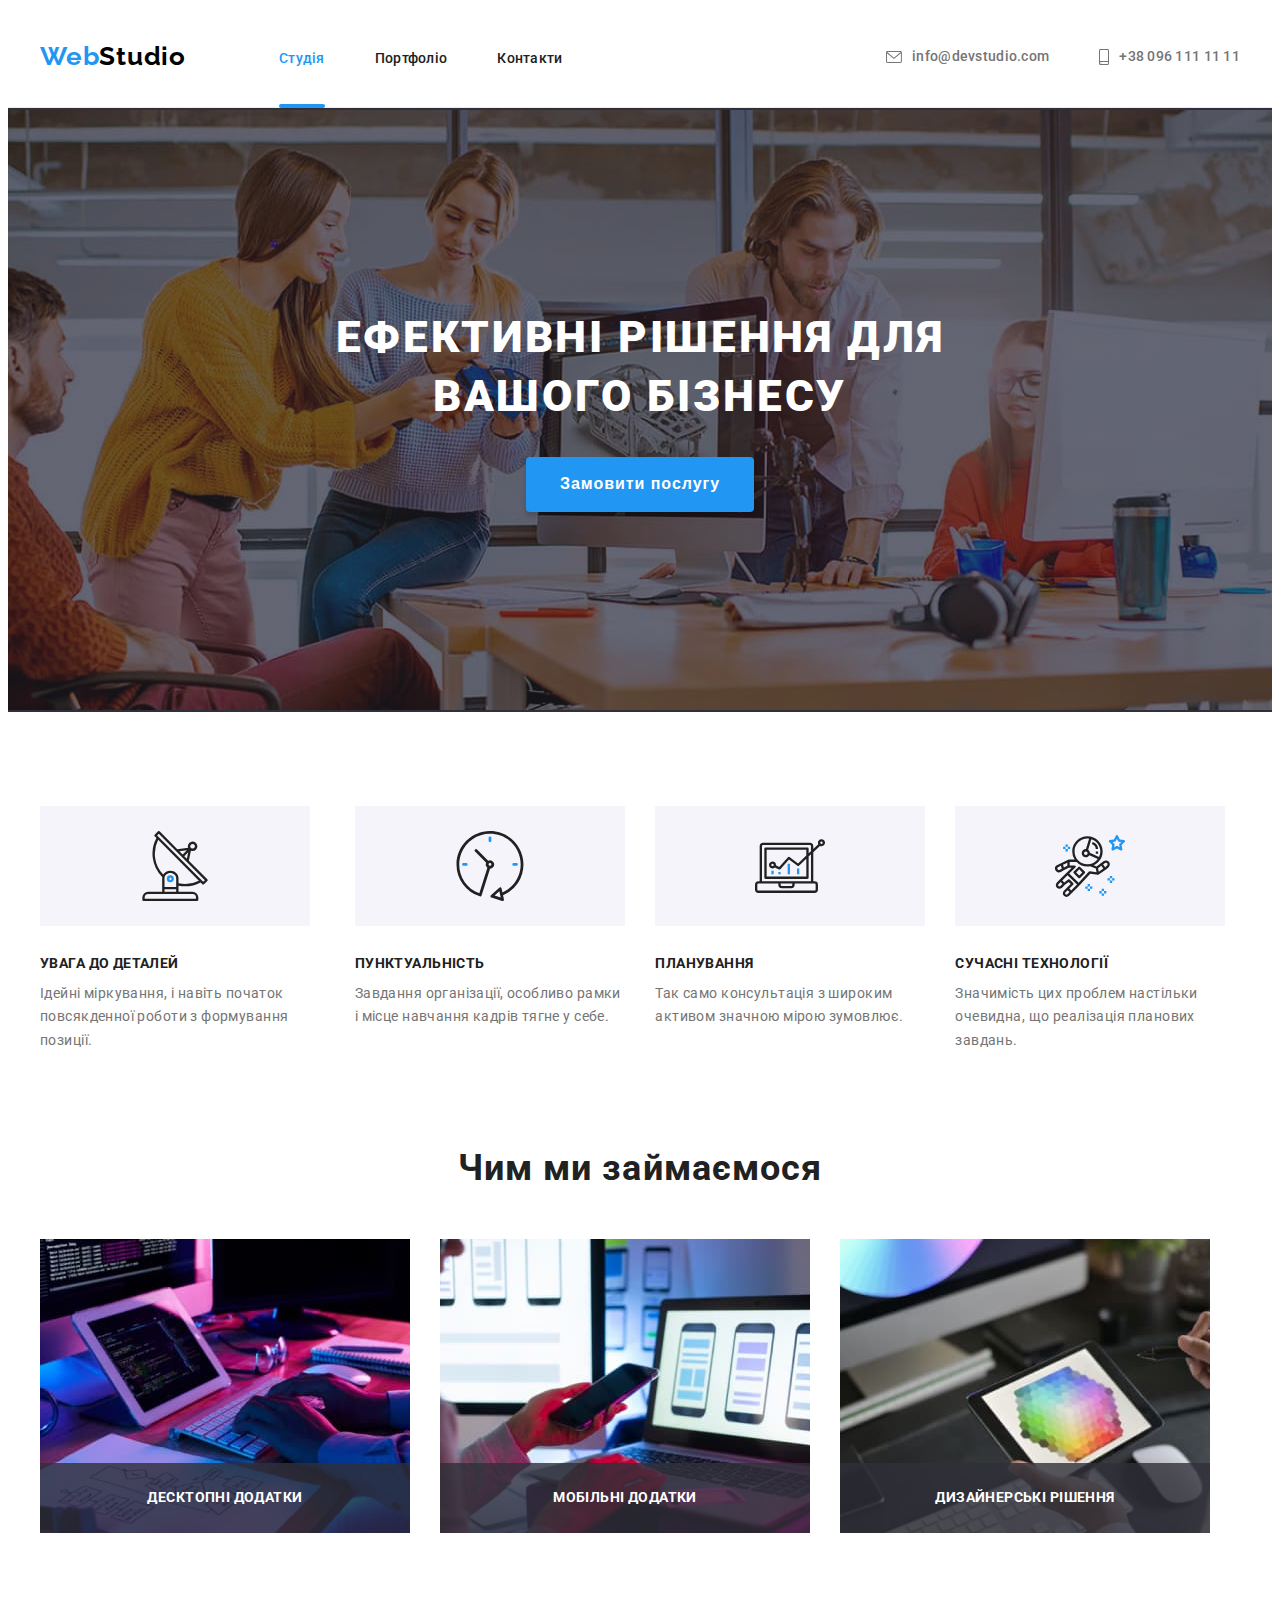
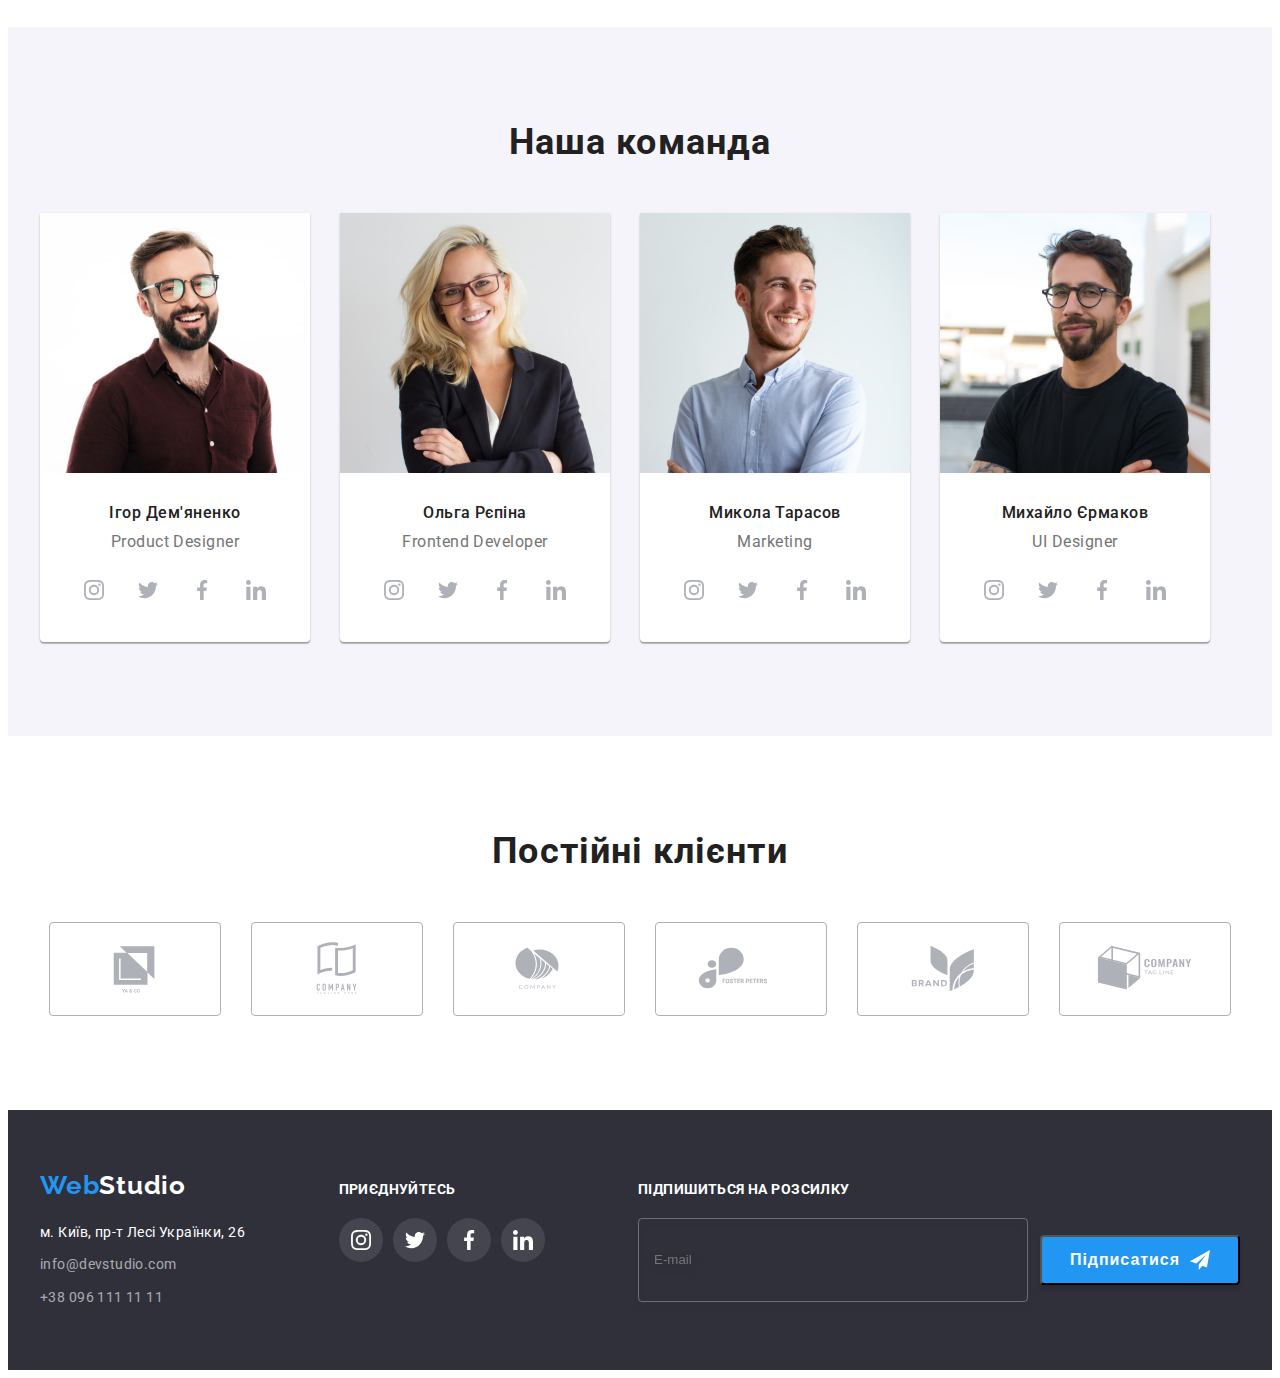
<file: index.html>
<!DOCTYPE html>
<html lang="en">
  <head>
    <meta charset="UTF-8" />
    <meta http-equiv="X-UA-Compatible" content="IE=edge" />
    <meta name="viewport" content="width=device-width, initial-scale=1.0" />
    <title>WebStudio</title>
    <link
      rel="stylesheet"
      href="https://cdnjs.cloudflare.com/ajax/libs/modern-normalize/1.1.0/modern-normalize.min.css"
      integrity="sha512-wpPYUAdjBVSE4KJnH1VR1HeZfpl1ub8YT/NKx4PuQ5NmX2tKuGu6U/JRp5y+Y8XG2tV+wKQpNHVUX03MfMFn9Q=="
      crossorigin="anonymous"
      referrerpolicy="no-referrer"
    />

    <link rel="preconnect" href="https://fonts.googleapis.com" />
    <link rel="preconnect" href="https://fonts.gstatic.com" crossorigin />
    <link
      href="https://fonts.googleapis.com/css2?family=Raleway:wght@700&family=Roboto:wght@400;500;700;900&display=swap"
      rel="stylesheet"
    />

    <link rel="stylesheet" href="./css/style.css" />
  </head>

  <body>
    <header>
      <div class="container header-section">
        <nav>
          <a href="./index.html" lang="en" target="_parent" class="logo"
            ><span class="web">Web</span><span class="studio">Studio</span></a
          >

          <ul class="ul-header-nav">
            <li>
              <a href="./index.html" target="_self" class="header-nav-active"
                >Студія</a
              >
            </li>
            <li>
              <a
                href="./portfolio.html"
                target="_parent"
                class="header-nav-point"
                >Портфоліо</a
              >
            </li>
            <li>
              <a href="" class="header-nav-point">Контакти</a>
            </li>
          </ul>
        </nav>

        <ul class="header-contact">
          <li>
            <a href="mailto:info@devstudio.com" class="header-contact-point">
              <svg class="header-icons" width="16" height="12">
                <use href="./image/icons.svg#icon-envelope"></use>
              </svg>
              info@devstudio.com
            </a>
          </li>
          <li>
            <a href="tel:+380961111111" class="header-contact-point">
              <svg class="header-icons" width="10" height="16">
                <use href="./image/icons.svg#icon-smartphone"></use>
              </svg>
              +38 096 111 11 11</a
            >
          </li>
        </ul>
      </div>
    </header>

    <main>
      <section class="hero section">
        <div class="container">
          <h1 class="hero-h1">
            Ефективні рішення для <br />
            вашого бізнесу
          </h1>
          <button type="button" class="hero-button" data-modal-open>
            Замовити послугу
          </button>
        </div>
      </section>

      <section class="feature section">
        <div class="container">
          <h2 class="visually-hidden">Особливості</h2>

          <ul class="feature-list">
            <li class="feature-card">
              <div class="feature-icons-fone">
                <svg class="feature-icons">
                  <use href="./image/icons.svg#icon-antenna"></use>
                </svg>
              </div>
              <h3 class="feature-h3">Увага до деталей</h3>
              <p class="feature-p">
                Ідейні міркування, і навіть початок повсякденної роботи з
                формування позиції.
              </p>
            </li>

            <li class="feature-card">
              <div class="feature-icons-fone">
                <svg class="feature-icons">
                  <use href="./image/icons.svg#icon-clock"></use>
                </svg>
              </div>
              <h3 class="feature-h3">Пунктуальність</h3>
              <p class="feature-p">
                Завдання організації, особливо рамки і місце навчання кадрів
                тягне у себе.
              </p>
            </li>

            <li class="feature-card">
              <div class="feature-icons-fone">
                <svg class="feature-icons">
                  <use href="./image/icons.svg#icon-diagram"></use>
                </svg>
              </div>
              <h3 class="feature-h3">Планування</h3>
              <p class="feature-p">
                Так само консультація з широким активом значною мірою зумовлює.
              </p>
            </li>

            <li class="feature-card">
              <div class="feature-icons-fone">
                <svg class="feature-icons">
                  <use href="./image/icons.svg#icon-astronaut"></use>
                </svg>
              </div>

              <h3 class="feature-h3">Сучасні технології</h3>
              <p class="feature-p">
                Значимість цих проблем настільки очевидна, що реалізація
                планових завдань.
              </p>
            </li>
          </ul>
        </div>
      </section>

      <section class="activity">
        <div class="container">
          <h2 class="index-h2">Чим ми займаємося</h2>

          <ul class="ul-activity-list">
            <li class="li-activity-item">
              <img
                src="./image/box1.jpg"
                alt="крупним планом зображення програміста, який працює на робочому столі в офісі"
                width="370"
                height="294"
              />
              <h3 class="activity-h3">Десктопні додатки</h3>
            </li>
            <li class="li-activity-item">
              <img
                src="./image/box2.jpg"
                alt="дизайнери веб-інтерфейсу розробляють програми для смартфонів, команда творців працює інтерфейс мобільного телефону"
                width="370"
                height="294"
              />
              <h3 class="activity-h3">Мобільні додатки</h3>
            </li>
            <li class="li-activity-item">
              <img
                src="./image/box3.jpg"
                alt="творчий художник веб-дизайн із робочим графічним планшетом із вибором кольорів на планшеті зображена палітра"
                width="370"
                height="294"
              />
              <h3 class="activity-h3">Дизайнерські рішення</h3>
            </li>
          </ul>
        </div>
      </section>

      <section class="teams section">
        <div class="container">
          <h2 class="index-h2">Наша команда</h2>

          <ul class="ul-teams-list">
            <li class="li-teams-card">
              <img
                src="./image/team1.jpg"
                alt="один чоловік"
                width="270"
                height="260"
              />
              <h3 class="teams-h3">Ігор Дем'яненко</h3>
              <p class="teams-p">Product Designer</p>
              <ul class="ul-social-link-list">
                <li class="li-social-link-item">
                  <a
                    class="social-link"
                    href="https://instagram.com"
                    target="_blank"
                    rel="noopenner noreferre nofollow"
                    aria-label="Instagram"
                  >
                    <svg class="social-icons">
                      <use href="./image/icons.svg#icon-instagram"></use>
                    </svg>
                  </a>
                </li>
                <li class="li-social-link-item">
                  <a
                    class="social-link"
                    href="https://twitter.com"
                    target="_blank"
                    rel="noopenner noreferre nofollow"
                    aria-label="twitter"
                  >
                    <svg class="social-icons">
                      <use href="./image/icons.svg#icon-twitter"></use>
                    </svg>
                  </a>
                </li>
                <li class="li-social-link-item">
                  <a
                    class="social-link"
                    href="https://facebook.com"
                    target="_blank"
                    rel="noopenner noreferre nofollow"
                    aria-label="facebook"
                  >
                    <svg class="social-icons">
                      <use href="./image/icons.svg#icon-facebook"></use>
                    </svg>
                  </a>
                </li>
                <li class="li-social-link-item">
                  <a
                    class="social-link"
                    href="https://linkedin.com"
                    target="_blank"
                    rel="noopenner noreferre nofollow"
                    aria-label="linkedin"
                  >
                    <svg class="social-icons">
                      <use href="./image/icons.svg#icon-linkedin"></use>
                    </svg>
                  </a>
                </li>
              </ul>
            </li>

            <li class="li-teams-card">
              <img
                src="./image/team2.jpg"
                alt="одна жінка"
                width="270"
                height="260"
              />

              <h3 class="teams-h3">Ольга Рєпіна</h3>
              <p class="teams-p">Frontend Developer</p>

              <ul class="ul-social-link-list">
                <li class="li-social-link-item">
                  <a
                    class="social-link"
                    href="https://instagram.com"
                    target="_blank"
                    rel="noopenner noreferre nofollow"
                    aria-label="Instagram"
                  >
                    <svg class="social-icons">
                      <use href="./image/icons.svg#icon-instagram"></use>
                    </svg>
                  </a>
                </li>

                <li class="li-social-link-item">
                  <a
                    class="social-link"
                    href="https://twitter.com"
                    target="_blank"
                    rel="noopenner noreferre nofollow"
                    aria-label="twitter"
                  >
                    <svg class="social-icons">
                      <use href="./image/icons.svg#icon-twitter"></use>
                    </svg>
                  </a>
                </li>

                <li class="li-social-link-item">
                  <a
                    class="social-link"
                    href="https://facebook.com"
                    target="_blank"
                    rel="noopenner noreferre nofollow"
                    aria-label="facebook"
                  >
                    <svg class="social-icons">
                      <use href="./image/icons.svg#icon-facebook"></use>
                    </svg>
                  </a>
                </li>
                <li class="li-social-link-item">
                  <a
                    class="social-link"
                    href="https://linkedin.com"
                    target="_blank"
                    rel="noopenner noreferre nofollow"
                    aria-label="linkedin"
                  >
                    <svg class="social-icons">
                      <use href="./image/icons.svg#icon-linkedin"></use>
                    </svg>
                  </a>
                </li>
              </ul>
            </li>

            <li class="li-teams-card">
              <img
                src="./image/team3.jpg"
                alt="один чоловік без окулярів"
                width="270"
                height="260"
              />

              <h3 class="teams-h3">Микола Тарасов</h3>
              <p class="teams-p">Marketing</p>

              <ul class="ul-social-link-list">
                <li class="li-social-link-item">
                  <a
                    class="social-link"
                    href="https://instagram.com"
                    target="_blank"
                    rel="noopenner noreferre nofollow"
                    aria-label="Instagram"
                  >
                    <svg class="social-icons">
                      <use href="./image/icons.svg#icon-instagram"></use>
                    </svg>
                  </a>
                </li>

                <li class="li-social-link-item">
                  <a
                    class="social-link"
                    href="https://twitter.com"
                    target="_blank"
                    rel="noopenner noreferre nofollow"
                    aria-label="twitter"
                  >
                    <svg class="social-icons">
                      <use href="./image/icons.svg#icon-twitter"></use>
                    </svg>
                  </a>
                </li>

                <li class="li-social-link-item">
                  <a
                    class="social-link"
                    href="https://facebook.com"
                    target="_blank"
                    rel="noopenner noreferre nofollow"
                    aria-label="facebook"
                  >
                    <svg class="social-icons">
                      <use href="./image/icons.svg#icon-facebook"></use>
                    </svg>
                  </a>
                </li>
                <li class="li-social-link-item">
                  <a
                    class="social-link"
                    href="https://linkedin.com"
                    target="_blank"
                    rel="noopenner noreferre nofollow"
                    aria-label="linkedin"
                  >
                    <svg class="social-icons">
                      <use href="./image/icons.svg#icon-linkedin"></use>
                    </svg>
                  </a>
                </li>
              </ul>
            </li>

            <li class="li-teams-card">
              <img
                src="./image/team4.jpg"
                alt="один чоловік"
                width="270"
                height="260"
              />
              <h3 class="teams-h3">Михайло Єрмаков</h3>
              <p class="teams-p">UI Designer</p>

              <ul class="ul-social-link-list">
                <li class="li-social-link-item">
                  <a
                    class="social-link"
                    href="https://instagram.com"
                    target="_blank"
                    rel="noopenner noreferre nofollow"
                    aria-label="Instagram"
                  >
                    <svg class="social-icons">
                      <use href="./image/icons.svg#icon-instagram"></use>
                    </svg>
                  </a>
                </li>

                <li class="li-social-link-item">
                  <a
                    class="social-link"
                    href="https://twitter.com"
                    target="_blank"
                    rel="noopenner noreferre nofollow"
                    aria-label="twitter"
                  >
                    <svg class="social-icons">
                      <use href="./image/icons.svg#icon-twitter"></use>
                    </svg>
                  </a>
                </li>

                <li class="li-social-link-item">
                  <a
                    class="social-link"
                    href="https://facebook.com"
                    target="_blank"
                    rel="noopenner noreferre nofollow"
                    aria-label="facebook"
                  >
                    <svg class="social-icons">
                      <use href="./image/icons.svg#icon-facebook"></use>
                    </svg>
                  </a>
                </li>
                <li class="li-social-link-item">
                  <a
                    class="social-link"
                    href="https://linkedin.com"
                    target="_blank"
                    rel="noopenner noreferre nofollow"
                    aria-label="linkedin"
                  >
                    <svg class="social-icons">
                      <use href="./image/icons.svg#icon-linkedin"></use>
                    </svg>
                  </a>
                </li>
              </ul>
            </li>
          </ul>
        </div>
      </section>
      <section class="client section">
        <div class="container">
          <h2 class="index-h2">Постійні клієнти</h2>
          <ul class="client-list">
            <li class="client-list-item">
              <a
                class="client-link"
                href=""
                target="_blank"
                rel="noopenner noreferre nofollow"
                aria-label="логотип компанії"
              >
                <svg class="client-logo">
                  <use href="./image/icons.svg#icon-Logo1"></use>
                </svg>
              </a>
            </li>

            <li class="client-list-item">
              <a
                class="client-link"
                href=""
                target="_blank"
                rel="noopenner noreferre nofollow"
                aria-label="логотип компанії"
              >
                <svg class="client-logo">
                  <use href="./image/icons.svg#icon-Logo2"></use>
                </svg>
              </a>
            </li>

            <li class="client-list-item">
              <a
                class="client-link"
                href=""
                target="_blank"
                rel="noopenner noreferre nofollow"
                aria-label="логотип компанії"
              >
                <svg class="client-logo">
                  <use href="./image/icons.svg#icon-Logo3"></use>
                </svg>
              </a>
            </li>

            <li class="client-list-item">
              <a
                class="client-link"
                href=""
                target="_blank"
                rel="noopenner noreferre nofollow"
                aria-label="логотип компанії"
              >
                <svg class="client-logo">
                  <use href="./image/icons.svg#icon-Logo4"></use>
                </svg>
              </a>
            </li>

            <li class="client-list-item">
              <a
                class="client-link"
                href=""
                target="_blank"
                rel="noopenner noreferre nofollow"
                aria-label="логотип компанії"
              >
                <svg class="client-logo">
                  <use href="./image/icons.svg#icon-Logo5"></use>
                </svg>
              </a>
            </li>

            <li class="client-list-item">
              <a
                class="client-link"
                href=""
                target="_blank"
                rel="noopenner noreferre nofollow"
                aria-label="логотип компанії"
              >
                <svg class="client-logo">
                  <use href="./image/icons.svg#icon-Logo6"></use>
                </svg>
              </a>
            </li>
          </ul>
        </div>
      </section>
    </main>

    <footer>
      <div class="container footer">
        <div class="wrapper">
          <a href="./index.html" lang="en" class="none-underline"
            ><span class="web-footer">Web</span
            ><span class="studio-footer">Studio</span></a
          >
          <address>
            <ul>
              <li>
                <a
                  href="https://goo.gl/maps/DPtPndWBC826nFuF8"
                  target="_blank"
                  rel="noopenner noreferre nofollow"
                  class="city"
                  >м. Київ, пр-т Лесі Українки, 26</a
                >
              </li>
              <li>
                <a href="mailto:info@devstudio.com" class="footer-point"
                  >info@devstudio.com</a
                >
              </li>
              <li>
                <a href="tel:+380961111111" class="footer-point"
                  >+38 096 111 11 11</a
                >
              </li>
            </ul>
          </address>
        </div>

        <div class="footer-link">
          <p class="footer-call">Приєднуйтесь</p>

          <ul class="ul-social-link-list-footer">
            <li class="li-social-link-item-footer">
              <a
                class="social-link-footer"
                href="https://instagram.com"
                target="_blank"
                rel="noopenner noreferre nofollow"
                aria-label="Instagram"
              >
                <svg class="social-icons">
                  <use href="./image/icons.svg#icon-instagram"></use>
                </svg>
              </a>
            </li>

            <li class="li-social-link-item-footer">
              <a
                class="social-link-footer"
                href="https://twitter.com"
                target="_blank"
                rel="noopenner noreferre nofollow"
                aria-label="twitter"
              >
                <svg class="social-icons">
                  <use href="./image/icons.svg#icon-twitter"></use>
                </svg>
              </a>
            </li>

            <li class="li-social-link-item-footer">
              <a
                class="social-link-footer"
                href="https://facebook.com"
                target="_blank"
                rel="noopenner noreferre nofollow"
                aria-label="facebook"
              >
                <svg class="social-icons">
                  <use href="./image/icons.svg#icon-facebook"></use>
                </svg>
              </a>
            </li>
            <li class="li-social-link-item-footer">
              <a
                class="social-link-footer"
                href="https://linkedin.com"
                target="_blank"
                rel="noopenner noreferre nofollow"
                aria-label="linkedin"
              >
                <svg class="social-icons">
                  <use href="./image/icons.svg#icon-linkedin"></use>
                </svg>
              </a>
            </li>
          </ul>
        </div>

        <div class="footer-link">
          <p class="footer-call">Підпишиться на розсилку</p>
          <form class="footer-form">
            <input class="footer-form-input" type="email" name="mail" placeholder="E-mail">
            <button type="submit" class="footer-btn">Підписатися 
              <svg class="" width="20" height="20">
                <use href="./image/icons.svg#telegram"></use>
              </svg>
            </button>
          </form>
        </div>
      </div>
    </footer>

    <div class="backdrop is-hidden" data-modal>
      <div class="modal">
        <button class="close-icon" data-modal-close>
          <svg width="18" height="18">
            <use href="./image/icons.svg#icon-close"></use>
          </svg>
        </button>

        <form class="form">
          <strong class="form-title"
            >Залиште свої дані, ми вам передзвонимо</strong
          >

          <div class="group">
            <label class="group-field">
             Ім'я
              <input
                class="field"
                type="text"
                name="name"
                placeholder=" "
                required
              />
              <svg class="icon">
                <use href="./image/icons.svg#person"></use>
              </svg>
            </label>

            <label class="group-field">
              Телефон
              <input
                class="field"
                type="tel"
                name="tel"
                placeholder=" "
                required
              />
              <svg class="icon">
                <use href="./image/icons.svg#tel"></use>
              </svg>
            </label>
            <label class="group-field">
              Пошта
              <input
                class="field"
                type="email"
                name="mail"
                placeholder=" "
              />
              <svg class="icon">
                <use href="./image/icons.svg#modal-email"></use>
              </svg>
            </label>

            <div class="comment-field">
              <label class="form-label">Коментар
              <textarea
                class="field text-field"
                placeholder="Введіть текст"
              ></textarea>
              </label>
            </div>
          </div>  

            <div class="form-agriment" role="group">
              <input
                type="checkbox"
                name="agrement"
                id="agrement"
                class="form-checkbox"
              />
              <label class="check-field" for="agrement">
                <span>Погоджуюсь з розсилкою та приймаю <a href="" class="form-agrement-link">Умови договору</a></span>
              </label>
            </div>
                    

          <button type="submit" class="form-btn">Відправити</button>

        </form>

      </div>
    </div>

    <script src="./js/modal.js"></script>
  </body>
</html>
</file>
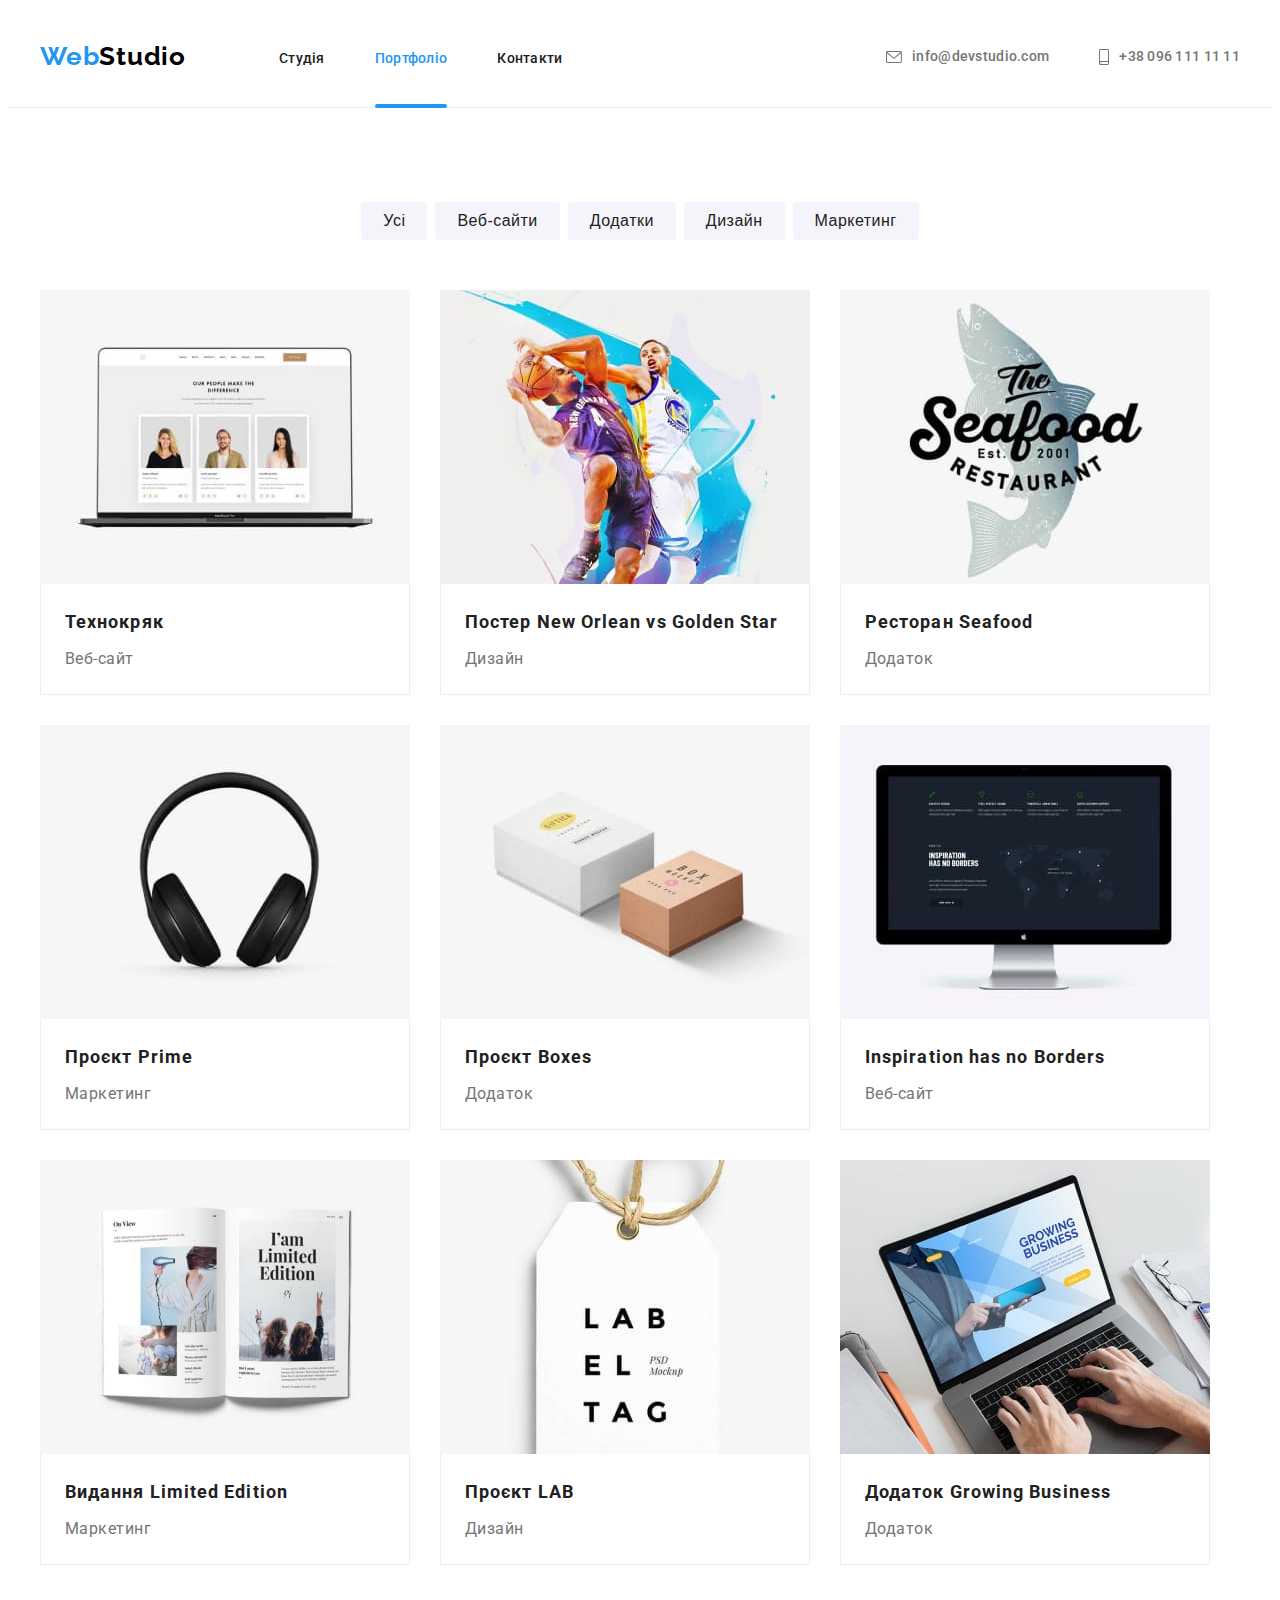
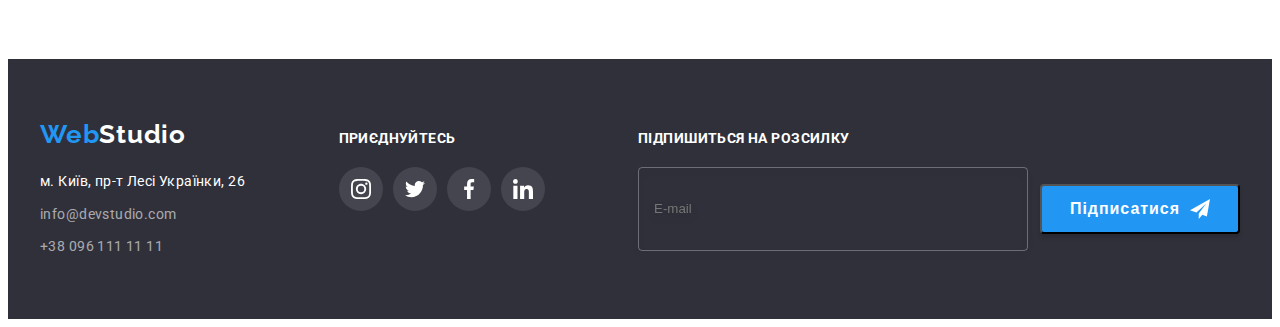
<file: portfolio.html>
<!DOCTYPE html>
<html lang="en">
  <head>
    <meta charset="UTF-8" />
    <meta http-equiv="X-UA-Compatible" content="IE=edge" />
    <meta name="viewport" content="width=device-width, initial-scale=1.0" />
    <title>Portfolio</title>
    <link
      rel="stylesheet"
      href="https://cdnjs.cloudflare.com/ajax/libs/modern-normalize/1.1.0/modern-normalize.min.css"
      integrity="sha512-wpPYUAdjBVSE4KJnH1VR1HeZfpl1ub8YT/NKx4PuQ5NmX2tKuGu6U/JRp5y+Y8XG2tV+wKQpNHVUX03MfMFn9Q=="
      crossorigin="anonymous"
      referrerpolicy="no-referrer"
    />

    <link rel="preconnect" href="https://fonts.googleapis.com" />
    <link rel="preconnect" href="https://fonts.gstatic.com" crossorigin />
    <link
      href="https://fonts.googleapis.com/css2?family=Raleway:wght@700&family=Roboto:wght@400;500;700;900&display=swap"
      rel="stylesheet"
    />

    <link rel="stylesheet" href="./css/style.css" />
  </head>

  <body>
    <header>
      <div class="container header-section">
        <nav>
          <a href="./index.html" lang="en" target="_parent" class="logo"
            ><span class="web">Web</span><span class="studio">Studio</span></a
          >

          <ul class="ul-header-nav">
            <li>
              <a href="./index.html" target="_self" class="header-nav-point"
                >Студія</a
              >
            </li>
            <li>
              <a
                href="./portfolio.html"
                target="_parent"
                class="header-nav-active"
                >Портфоліо</a
              >
            </li>
            <li>
              <a href="" class="header-nav-point">Контакти</a>
            </li>
          </ul>
        </nav>

        <ul class="header-contact">
          <li>
            <a href="mailto:info@devstudio.com" class="header-contact-point">
              <svg class="header-icons" width="16" height="12">
                <use href="./image/icons.svg#icon-envelope"></use>
              </svg>
              info@devstudio.com
            </a>
          </li>
          <li>
            <a href="tel:+380961111111" class="header-contact-point">
              <svg class="header-icons" width="10" height="16">
                <use href="./image/icons.svg#icon-smartphone"></use>
              </svg>
              +38 096 111 11 11</a
            >
          </li>
        </ul>
      </div>
    </header>

    <main>
      <section class="portfolio section">
        <div class="container">
          <h1 class="visually-hidden">Приклади робіт</h1>

          <ul class="filter">
            <li><button type="button" class="filter-button">Усі</button></li>
            <li>
              <button type="button" class="filter-button">Веб-сайти</button>
            </li>
            <li>
              <button type="button" class="filter-button">Додатки</button>
            </li>
            <li><button type="button" class="filter-button">Дизайн</button></li>
            <li>
              <button type="button" class="filter-button">Маркетинг</button>
            </li>
          </ul>

          <ul class="ul-portfolio-list">
            <li class="li-portfolio-list-card">
              <a href="" target="_blank" class="a-portfolio-list-card-item">
                <div class="tumb">
                  <img
                    src="./image/sam-tech.jpg"
                    alt="computer"
                    width="370"
                    height="294"
                  />
                  <div class="overlay">
                    <p>
                      Ресурс пропонує комплексні пропозиції з різним рівнем
                      функціоналу та сервісів. Все це дозволить відвідувачу
                      отримати вичерпні відомості про компанію чи приватну
                      особу.
                    </p>
                  </div>
                </div>

                <div class="div-portfolio-list-name">
                  <h3>Технокряк</h3>
                  <p>Веб-сайт</p>
                </div>
              </a>
            </li>
            <li class="li-portfolio-list-card">
              <a href="" target="_blank" class="a-portfolio-list-card-item">
                <div class="tumb">
                  <img
                    src="./image/sam-neworlean.jpg"
                    alt="poster"
                    width="370"
                    height="294"
                  />
                  <div class="overlay">
                    <p>
                      Ресурс пропонує комплексні пропозиції з різним рівнем
                      функціоналу та сервісів. Все це дозволить відвідувачу
                      отримати вичерпні відомості про компанію чи приватну
                      особу.
                    </p>
                  </div>
                </div>
                <div class="div-portfolio-list-name">
                  <h3>
                    Постер <span lang="en">New Orlean vs Golden Star</span>
                  </h3>
                  <p>Дизайн</p>
                </div>
              </a>
            </li>

            <li class="li-portfolio-list-card">
              <a href="" target="_blank" class="a-portfolio-list-card-item">
                <div class="tumb">
                  <img
                    src="./image/sam-seafood.jpg"
                    alt="poster"
                    width="370"
                    height="294"
                  />
                  <div class="overlay">
                    <p>
                      Ресурс пропонує комплексні пропозиції з різним рівнем
                      функціоналу та сервісів. Все це дозволить відвідувачу
                      отримати вичерпні відомості про компанію чи приватну
                      особу.
                    </p>
                  </div>
                </div>
                <div class="div-portfolio-list-name">
                  <h3>Ресторан <span lang="en">Seafood</span></h3>
                  <p>Додаток</p>
                </div>
              </a>
            </li>

            <li class="li-portfolio-list-card">
              <a href="" target="_blank" class="a-portfolio-list-card-item">
                <div class="tumb">
                  <img
                    src="./image/sam-prime.jpg"
                    alt="heandphones"
                    width="370"
                    height="294"
                  />
                  <div class="overlay">
                    <p>
                      Ресурс пропонує комплексні пропозиції з різним рівнем
                      функціоналу та сервісів. Все це дозволить відвідувачу
                      отримати вичерпні відомості про компанію чи приватну
                      особу.
                    </p>
                  </div>
                </div>
                <div class="div-portfolio-list-name">
                  <h3>Проєкт <span lang="en">Prime</span></h3>
                  <p>Маркетинг</p>
                </div>
              </a>
            </li>

            <li class="li-portfolio-list-card">
              <a href="" target="_blank" class="a-portfolio-list-card-item">
                <div class="tumb">
                  <img
                    src="./image/sam-boxes.jpg"
                    alt="boxes"
                    width="370"
                    height="294"
                  />
                  <div class="overlay">
                    <p>
                      Ресурс пропонує комплексні пропозиції з різним рівнем
                      функціоналу та сервісів. Все це дозволить відвідувачу
                      отримати вичерпні відомості про компанію чи приватну
                      особу.
                    </p>
                  </div>
                </div>
                <div class="div-portfolio-list-name">
                  <h3>Проєкт <span lang="en">Boxes</span></h3>
                  <p>Додаток</p>
                </div>
              </a>
            </li>

            <li class="li-portfolio-list-card">
              <a href="" target="_blank" class="a-portfolio-list-card-item">
                <div class="tumb">
                  <img
                    src="./image/sam-inspiration.jpg"
                    alt="monitor"
                    width="370"
                    height="294"
                  />
                  <div class="overlay">
                    <p>
                      Ресурс пропонує комплексні пропозиції з різним рівнем
                      функціоналу та сервісів. Все це дозволить відвідувачу
                      отримати вичерпні відомості про компанію чи приватну
                      особу.
                    </p>
                  </div>
                </div>
                <div class="div-portfolio-list-name">
                  <h3><span lang="en">Inspiration has no Borders</span></h3>
                  <p>Веб-сайт</p>
                </div>
              </a>
            </li>

            <li class="li-portfolio-list-card">
              <a href="" target="_blank" class="a-portfolio-list-card-item">
                <div class="tumb">
                  <img
                    src="./image/sam-limited.jpg"
                    alt="book"
                    width="370"
                    height="294"
                  />
                  <div class="overlay">
                    <p>
                      Ресурс пропонує комплексні пропозиції з різним рівнем
                      функціоналу та сервісів. Все це дозволить відвідувачу
                      отримати вичерпні відомості про компанію чи приватну
                      особу.
                    </p>
                  </div>
                </div>
                <div class="div-portfolio-list-name">
                  <h3>Видання <span lang="en">Limited Edition</span></h3>
                  <p>Маркетинг</p>
                </div>
              </a>
            </li>

            <li class="li-portfolio-list-card">
              <a href="" target="_blank" class="a-portfolio-list-card-item">
                <div class="tumb">
                  <img
                    src="./image/sam-lab.jpg"
                    alt="letters"
                    width="370"
                    height="294"
                  />
                  <div class="overlay">
                    <p>
                      Ресурс пропонує комплексні пропозиції з різним рівнем
                      функціоналу та сервісів. Все це дозволить відвідувачу
                      отримати вичерпні відомості про компанію чи приватну
                      особу.
                    </p>
                  </div>
                </div>
                <div class="div-portfolio-list-name">
                  <h3>Проєкт <span lang="en">LAB</span></h3>
                  <p>Дизайн</p>
                </div>
              </a>
            </li>

            <li class="li-portfolio-list-card">
              <a href="" target="_blank" class="a-portfolio-list-card-item">
                <div class="tumb">
                  <img
                    src="./image/sam-growing.jpg"
                    alt="notebook width hands"
                    width="370"
                    height="294"
                  />
                  <div class="overlay">
                    <p>
                      Ресурс пропонує комплексні пропозиції з різним рівнем
                      функціоналу та сервісів. Все це дозволить відвідувачу
                      отримати вичерпні відомості про компанію чи приватну
                      особу.
                    </p>
                  </div>
                </div>
                <div class="div-portfolio-list-name">
                  <h3>Додаток <span lang="en">Growing Business</span></h3>
                  <p>Додаток</p>
                </div>
              </a>
            </li>
          </ul>
        </div>
      </section>
    </main>

     <footer>
      <div class="container footer">
        <div class="wrapper">
          <a href="./index.html" lang="en" class="none-underline"
            ><span class="web-footer">Web</span
            ><span class="studio-footer">Studio</span></a
          >
          <address>
            <ul>
              <li>
                <a
                  href="https://goo.gl/maps/DPtPndWBC826nFuF8"
                  target="_blank"
                  rel="noopenner noreferre nofollow"
                  class="city"
                  >м. Київ, пр-т Лесі Українки, 26</a
                >
              </li>
              <li>
                <a href="mailto:info@devstudio.com" class="footer-point"
                  >info@devstudio.com</a
                >
              </li>
              <li>
                <a href="tel:+380961111111" class="footer-point"
                  >+38 096 111 11 11</a
                >
              </li>
            </ul>
          </address>
        </div>

        <div class="footer-link">
          <p class="footer-call">Приєднуйтесь</p>

          <ul class="ul-social-link-list-footer">
            <li class="li-social-link-item-footer">
              <a
                class="social-link-footer"
                href="https://instagram.com"
                target="_blank"
                rel="noopenner noreferre nofollow"
                aria-label="Instagram"
              >
                <svg class="social-icons">
                  <use href="./image/icons.svg#icon-instagram"></use>
                </svg>
              </a>
            </li>

            <li class="li-social-link-item-footer">
              <a
                class="social-link-footer"
                href="https://twitter.com"
                target="_blank"
                rel="noopenner noreferre nofollow"
                aria-label="twitter"
              >
                <svg class="social-icons">
                  <use href="./image/icons.svg#icon-twitter"></use>
                </svg>
              </a>
            </li>

            <li class="li-social-link-item-footer">
              <a
                class="social-link-footer"
                href="https://facebook.com"
                target="_blank"
                rel="noopenner noreferre nofollow"
                aria-label="facebook"
              >
                <svg class="social-icons">
                  <use href="./image/icons.svg#icon-facebook"></use>
                </svg>
              </a>
            </li>
            <li class="li-social-link-item-footer">
              <a
                class="social-link-footer"
                href="https://linkedin.com"
                target="_blank"
                rel="noopenner noreferre nofollow"
                aria-label="linkedin"
              >
                <svg class="social-icons">
                  <use href="./image/icons.svg#icon-linkedin"></use>
                </svg>
              </a>
            </li>
          </ul>
        </div>

        <div class="footer-link">
          <p class="footer-call">Підпишиться на розсилку</p>
          <form class="footer-form">
            <input class="footer-form-input" type="email" name="mail" placeholder="E-mail">
            <button type="submit" class="footer-btn">Підписатися 
              <svg class="" width="20" height="20">
                <use href="./image/icons.svg#telegram"></use>
              </svg>
            </button>
          </form>
        </div>
      </div>
    </footer>
  </body>
</html>
</file>
<file: css/style.css>
:root {
    --blue-color: #2196f3;
    --blue-color-hover-button: #188ce8;
    --black-gray-color: #212121;
    --light-gray-color: #757575;
    --text-white-color: #fff;
    --text-black-color: #000000;
    --section-bacground-color: #f5f4fa;
    --footer-and-hero-bacground-color: #2f303a;
    --link-gray-color: #afb1b8;

    --timing-function: 250ms cubic-bezier(0.4, 0, 0.2, 1);
    --transition: color var(--timing-function);
    --transitionBgC: background-color 250ms cubic-bezier(0.4, 0, 0.2, 1);

    --transition-box-shadow: box-shadow 250ms cubic-bezier(0.4, 0, 0.2, 1);
}

body {
    font-family: "Roboto", sans-serif;
}

h1,
h2,
h3,
h4,
h5,
h6,
p {
    margin: 0;
}

ul {
    list-style-type: none;
    margin: 0;
    padding: 0;
}

a {
    text-decoration: none;
}

img {
    display: block;
    max-width: 100%;
    height: auto;
}
button {
    cursor: pointer;
}

.visually-hidden {
    position: absolute;
    white-space: nowrap;
    width: 1px;
    height: 1px;
    overflow: hidden;
    border: 0;
    padding: 0;
    clip: rect(0 0 0 0);
    clip-path: inset(50%);
    margin: -1px;
}

.container {
    width: 1200px;
    padding-left: 15px;
    padding-right: 15px;
    margin-left: auto;
    margin-right: auto;
}

.section {
    padding-top: 94px;
    padding-bottom: 94px;
    margin-left: auto;
    margin-right: auto;
}

/*  ======================= 
    ==== Секция header ====
    =======================
*/

header {
    border-bottom: 1px solid #ececec;
}

.header-section {
    display: flex;
    justify-content: space-between;
    align-items: center;
}

/*Вся Навигация  Лого + Студия - Портфолио - Контакты отображаются в одну линию*/
.container>nav {
    display: flex;
    justify-content: space-between;
}

/*Вторая часть навигации : Список  Студия - Портфолио - Контакты отображаются в одну линию*/
.ul-header-nav {
    display: flex;
    justify-content: space-between;
    align-items: center;
}

/* Список  Студия - Портфолио - Контакты . Формирование отступов между пунктами */
.ul-header-nav>li:not(:first-child) {
    margin-left: 50px;
}

/*Список  Контактов : телефон - email отображаются в одну линию*/
.header-contact {
    display: flex;
    justify-content: space-between;
}

/* Список  Контактов : телефон - email. Формирование отступов между пунктами */
.header-contact>li:not(:last-child) {
    margin-right: 50px;
}

/* Задание отступов Логотипу для формирования верхних и нижних внутренних отступов секции Хедер + левый отступ Логотипа согласно макета*/
.logo {
    padding-top: 24px;
    padding-bottom: 25px;
    padding-right: 93px;
}

/*Часть лого web принимает голубой цвет */
.web {
    color: var(--blue-color);
}

/*Часть лого studio принимает черный цвет */
.studio {
    color: var(--text-black-color);
}

/*определение шрифта и размера для начертания лого в header */
.web,
.studio {
    font-family: "Raleway", sans-serif;
    font-weight: 700;
    font-size: 26px;
    line-height: 1.91;
    letter-spacing: 0.03em;
}

/*отрисовка меню навигации*/
.header-nav-point {
    text-decoration: none;
    color: var(--black-gray-color);
    font-style: normal;
    font-weight: 500;
    font-size: 14px;
    line-height: 1.14;
    letter-spacing: 0.02em;
    transition: var(--transition);
}

.header-nav-active {
    text-decoration: none;
    color: var(--blue-color);
    font-style: normal;
    font-weight: 500;
    font-size: 14px;
    line-height: 1.14;
    letter-spacing: 0.02em;

    position: relative;
}

.header-nav-active::after {
    position: absolute;
    display: block;
    content: "";
    width: 100%;
    height: 4px;
    border-radius: 2px;
    bottom: -42px;
    background-color: #2196f3;
}

.header-contact-point {
    display: flex;
    justify-content: center;
    align-items: center;
    gap: 10px;

    text-decoration: none;
    font-weight: 500;
    font-size: 14px;
    line-height: 1.14;
    letter-spacing: 0.02em;
    color: var(--light-gray-color);
    transition: var(--transition);
}

/*переопредеоение цвета меню и ссылок при ховере\фокусе */
.header-nav-point:hover,
.header-nav-point:focus,
.header-contact-point:hover,
.header-contact-point:focus {
    color: var(--blue-color);
}

.header-icons {
    fill: currentColor;
}

/*  =================== 
    === Секция main ====
    ====================
*/

/*     =================== 
    === Секция main -> hero ====
       ====================
*/

/*определение цвета фона  для секции герой*/
.hero {
    text-align: center;

    max-width: 1600px;

    background-color: var(--footer-and-hero-bacground-color);
    background-image: linear-gradient(rgba(47, 48, 58, 0.4) 50%,
            rgba(47, 48, 58, 0.4) 100%),
        url(../image/heder.jpg);
    /*background-color: rgba(47, 48, 58, 0.4);*/

    background-repeat: no-repeat;
    background-position: center;
    background-size: auto auto;

    padding-top: 200px;
    padding-bottom: 200px;
}

/*определение шрифта заголовка первого уровня для секции герой*/
.hero-h1 {
    font-weight: 900;
    font-size: 44px;
    line-height: 1.36;

    letter-spacing: 0.06em;
    text-transform: uppercase;
    color: var(--text-white-color);
}

/*отрисовка кнопки для секции герой*/
.hero-button {
    cursor: pointer;

    font-weight: 700;
    font-size: 16px;
    line-height: 1.9;
    text-align: center;
    letter-spacing: 0.06em;

    color: var(--text-white-color);
    background: var(--blue-color);
    box-shadow: 0px 4px 4px rgba(0, 0, 0, 0.15);
    border-radius: 4px;
    border-color: transparent;
    margin-top: 30px;
    padding: 10px 32px;
    transition: var(--transitionBgC);
}

/*переопределение цвета кнопки при ховере\фокусе в секции герой*/
.hero-button:hover,
.hero-button:focus {
    background-color: var(--blue-color-hover-button);
}

/*     ======================== 
    === Секция main -> feature ====
       ========================
*/

/*определение заголовка карточек в секции Особливості. */
.feature-h3 {
    font-size: 14px;
    line-height: 1.14;
    letter-spacing: 0.03em;
    text-transform: uppercase;
    color: var(--black-gray-color);
    margin-bottom: 10px;
}

/*определение параграфа карточек в секции Особливості. */
.feature-p {
    font-size: 14px;
    line-height: 1.7;
    letter-spacing: 0.03em;
    color: var(--light-gray-color);
}

/*определение списка карточек в секции Особливості. */
ul.feature-list {
    display: flex;
    justify-content: space-between;
}

/*определение <li> карточек в секции Особливості. */
li.feature-card:not(:last-child) {
    margin-right: 30px;
}

.feature-icons {
    width: 70px;
    height: 70px;
}

div.feature-icons-fone {
    display: flex;
    width: 270px;
    height: 120px;
    background-color: var(--section-bacground-color);
    justify-content: center;
    align-items: center;
    margin-bottom: 30px;
}

/*.feature-icons-fone {
    background-color: var(--section-bacground-color);
    padding: 25px 100px;
    margin-bottom: 30px;
}*/

/*     ======================== 
    === Секция main -> activity ====
       ========================
*/
.index-h2 {
    font-size: 36px;
    line-height: 1.17;
    text-align: center;
    letter-spacing: 0.03em;
    color: var(--black-gray-color);
    margin-bottom: 50px;
}

.activity {
    margin-top: 0;
    padding-bottom: 94px;
}

.ul-activity-list {
    display: flex;
    gap: 30px;
}

.li-activity-item {
    position: relative;
    /*  z-index: -1;
   без отрицательного индекса модальное окно почему-то проходит под содержимым этого тега. Положительные индексы не срабатывают */
}

.activity-h3 {
    position: absolute;
    bottom: 0;

    font-weight: 700;
    font-size: 14px;
    line-height: 1.14;
    text-align: center;
    letter-spacing: 0.03em;
    text-transform: uppercase;
    color: var(--text-white-color);
    background: rgba(47, 48, 58, 0.8);

    height: 70px;
    width: 100%;
    display: flex;
    justify-content: center;
    align-items: center;
}

/*     ======================== 
    === Секция main -> teams ====
       ========================
*/
.teams {
    background-color: var(--section-bacground-color);
}

/*формирование карточек в секции Наша команда. */
.li-teams-card {
    width: 270px;
    padding-bottom: 30px;

    background-color: var(--text-white-color);
    box-shadow: 0px 1px 3px rgba(0, 0, 0, 0.12), 0px 1px 1px rgba(0, 0, 0, 0.14),
        0px 2px 1px rgba(0, 0, 0, 0.2);
    border-radius: 0px 0px 4px 4px;
}

.ul-teams-list {
    display: flex;
    gap: 30px;
}

/*определение заголовка карточки секции Наша команда */
.teams-h3 {
    font-weight: 500;
    font-size: 16px;
    line-height: 1.2;
    letter-spacing: 0.03em;
    color: var(--black-gray-color);
    text-align: center;
    margin-top: 30px;
    margin-bottom: 10px;
}

/*определение параграфа карточки секции Наша команда */
.teams-p {
    font-size: 16px;
    line-height: 1.2;
    letter-spacing: 0.03em;
    color: var(--light-gray-color);
    text-align: center;
    margin-bottom: 16px;
}

.ul-social-link-list {
    display: flex;
    justify-content: center;
    align-items: center;
    gap: 10px;
}

.social-link {
    color: var(--link-gray-color);

    background-color: var(--text-white-color);
    width: 44px;
    height: 44px;

    display: flex;
    justify-content: center;
    align-items: center;

    border-radius: 50%;

    transition: var(--transition), var(--transitionBgC);
}

.social-link:hover,
.social-link:focus {
    color: var(--text-white-color);

    background-color: var(--blue-color);
}

.social-icons {
    width: 20px;
    height: 20px;
    fill: currentColor;
}

/*     ======================== 
    === Секция main -> client ====
       ========================
*/
.client-logo {
    width: 106px;
    height: 60px;
    fill: currentColor;
}

ul.client-list {
    display: flex;
    justify-content: center;
    align-items: center;
    gap: 30px;
}

a.client-link {
    display: flex;
    justify-content: center;
    align-items: center;
    width: 170px;
    height: 92px;

    color: var(--link-gray-color);
    background-color: var(--text-white-color);
    border: 1px solid var(--link-gray-color);
    border-radius: 4px;

    transition: var(--transition), border 250ms cubic-bezier(0.4, 0, 0.2, 1);
}

.client-link:hover,
.client-link:focus {
    color: var(--blue-color);
    border: 1px solid var(--blue-color);
}

/*     ======================== 
        === Секция footer ====
       ========================
*/
.footer {
    display: flex;
    gap: 70px;
    align-items: baseline;
   justify-content: space-between;
}

.footer-call {
    font-weight: 700;
    font-size: 14px;
    line-height: 1.14;
    letter-spacing: 0.03em;
    text-transform: uppercase;
    color: var(--text-white-color);
    margin-bottom: 20px;
}

/*Это ссылка <a>*/
.social-link-footer {
    color: var(--text-white-color);
    background-color: rgba(255, 255, 255, 0.1);
    width: 44px;
    height: 44px;
    display: flex;
    justify-content: center;
    align-items: center;
    border-radius: 50%;

    transition: var(--transitionBgC);
}

.social-link-footer:hover,
.social-link-footer:focus {
    background-color: var(--blue-color);
}

.ul-social-link-list-footer {
    display: flex;
    gap: 10px;
}

footer {
    background-color: var(--footer-and-hero-bacground-color);
    padding-top: 60px;
    padding-bottom: 60px;
}

address {
    margin-top: 20px;
}

address>ul>li:not(:last-child) {
    margin-bottom: 9px;
}

/*определение стилей для адреса -город\улица. Общий класс не срабатывает*/
.city {
    color: var(--text-white-color);
    text-decoration: none;
    font-style: normal;
    font-size: 14px;
    line-height: 1.7;
    letter-spacing: 0.03em;
    transition: var(--transition);
}

/*определение стилей для адреса - контакты*/
.footer-point {
    color: rgba(255, 255, 255, 0.6);
    text-decoration: none;
    font-style: normal;
    font-size: 14px;
    line-height: 1.7;
    letter-spacing: 0.03em;
    transition: var(--transition);
}

.city:hover,
.city:focus,
.footer-point:hover,
.footer-point:focus {
    color: var(--blue-color);
}

.web-footer,
.studio-footer {
    font-family: "Raleway", sans-serif;
    font-weight: 700;
    font-size: 26px;
    line-height: 1.19;
    letter-spacing: 0.03em;
}

/*Часть лого studio принимает белый цвет */
.studio-footer {
    color: var(--text-white-color);
}

/*Часть лого web принимает голубой цвет */
.web-footer {
    color: var(--blue-color);
}

.footer-form {
    display: flex;
    justify-content: center;
    align-items: center;
    gap: 12px;
}

.footer-form-input {
    width: 358px;
    height: 50px;
    border: 1px solid rgba(255, 255, 255, 0.3);
    filter: drop-shadow(0px 4px 4px rgba(0, 0, 0, 0.15));
    border-radius: 4px;
    background-color: transparent;
    padding: 16px 15px;
    color: var(--text-white-color)
}

.footer-btn {
    display: flex;
    justify-content: center;
    align-items: center;
    gap: 10px;
    width: 200px;
    height: 50px;
    background-color: var(--blue-color);
    box-shadow: 0px 4px 4px rgba(0, 0, 0, 0.15);
    border-radius: 4px;
    font-weight: 700;
    font-size: 16px;
    line-height: 1.88;
    letter-spacing: 0.06em;
    color: var(--text-white-color);
    transition: var(--transitionBgC);
}

.footer-btn:hover,
.footer-btn:focus {
    background-color: var(--blue-color-hover-button);
}
/*  ======================= 
    ==== Portfolio.html ====
    =======================
*/

.filter {
    display: flex;
    justify-content: center;
    gap: 8px;
    margin-bottom: 50px;
}

/*определям внешний вид кнопок фильтра работ */
.filter-button {
    background: #f5f4fa;
    border-radius: 4px;
    border: none;
    padding: 8px 22px;
    font-weight: 500;
    font-size: 16px;
    line-height: 1.62;
    text-align: center;
    letter-spacing: 0.03em;
    color: var(--black-gray-color);
    cursor: pointer;
    padding: 6px 22px;

    transition: var(--transition), var(--transitionBgC),
        var(--transition-box-shadow);
}

/*переопределяем цвет кнопок фильтра работ при ховере\фокусе\active*/
.filter-button:hover,
.filter-button:active,
.filter-button:focus {
    background-color: var(--blue-color);

    box-shadow: 0px 3px 1px rgba(0, 0, 0, 0.1), 0px 1px 2px rgba(0, 0, 0, 0.08),
        0px 2px 2px rgba(0, 0, 0, 0.12);
    border-radius: 4px;

    color: var(--text-white-color);
}

/*Формируем список примеров работ и определяем стили карточек*/
.ul-portfolio-list {
    display: flex;
    flex-wrap: wrap;
    gap: 30px;
}

.a-portfolio-list-card-item {
    display: block;
    transition: var(--transition-box-shadow);
}

.tumb {
    position: relative;
    overflow: hidden;
}

.a-portfolio-list-card-item:hover .overlay,
.a-portfolio-list-card-item:active .overlay,
.a-portfolio-list-card-item:focus .overlay {
    transform: translateY(0);
}

.overlay {
    position: absolute;
    bottom: 0;
    left: 0;
    width: 100%;
    height: 100%;
    background-color: #2196f3;
    transform: translateY(100%);
    transition: transform var(--timing-function);
}

.overlay>p {
    color: var(--text-white-color);
    padding: 63px 24px;
    margin: 0;

    font-size: 18px;
    line-height: 1.56;
    letter-spacing: 0.03em;
}

.a-portfolio-list-card-item:hover,
.a-portfolio-list-card-item:active,
.a-portfolio-list-card-item:focus {
    box-shadow: 0px 1px 1px rgba(0, 0, 0, 0.12), 0px 4px 4px rgba(0, 0, 0, 0.06),
        1px 4px 6px rgba(0, 0, 0, 0.16);
}

.div-portfolio-list-name {
    padding: 20px 24px;
    border-bottom: 1px solid #eeeeee;
    border-left: 1px solid #eeeeee;
    border-right: 1px solid #eeeeee;
}

/*Задаем стиль заголовка карточки проекта*/
.div-portfolio-list-name>h3 {
    font-size: 18px;
    line-height: 2;
    letter-spacing: 0.06em;
    color: var(--black-gray-color);
    margin-bottom: 4px;
}

/*Задаем стиль абзаца карточки проекта*/
.div-portfolio-list-name>p {
    font-size: 16px;
    line-height: 1.88;
    letter-spacing: 0.03em;
    color: var(--light-gray-color);
}

/*    =====================
     ==== Модальное окно=====
      ======================
*/
.backdrop {
    position: fixed;
    top: 0;
    left: 0;

    width: 100%;
    height: 100%;
    background-color: rgba(0, 0, 0, 0.2);

    opacity: 1;
    visibility: visible;
    transition: opacity var(--timing-function), visibility var(--timing-function);
}

.is-hidden {
    visibility: hidden;
    opacity: 0;
    pointer-events: none;
    transition: opacity var(--timing-function), visibility var(--timing-function);
}

.is-hidden .modal {
    transform: scale(0.1);
    transition: transform var(--timing-function);
}

.modal {
    position: absolute;
    top: 50%;
    left: 50%;
    width: 528px;
    height: 581px;

    background-color: var(--text-white-color);
    box-shadow: 0px 1px 3px rgba(0, 0, 0, 0.12), 0px 1px 1px rgba(0, 0, 0, 0.14),
        0px 2px 1px rgba(0, 0, 0, 0.2);
    border-radius: 4px;

    transform: translate(-50%, -50%) scale(1);
    transition: transform var(--timing-function);

    z-index: 1000;

   margin: 0 auto;;
    padding:  40px; /* добавлены вертикальные паддинги по 40*/
}

.close-icon {
    position: absolute;
    top: 8px;
    right: 8px;
    display: flex;
    justify-content: center;
    align-items: center;
    width: 30px;
    height: 30px;
    padding: 0;
    background-color: var(--text-white-color);
    border: 1px solid rgba(0, 0, 0, 0.1);
    border-radius: 50%;
   
    transition: fill var(--timing-function);
}

.close-icon:hover,
.close-icon:focus {
    fill: var(--blue-color);
}

/*    =====================
     ==== Форма для модального окна=====
      ======================
*/

.form-title {
    display: block;
    margin-bottom: 12px;

   
    font-weight: 700;
    font-size: 20px;
    line-height: calc(23/20);
    text-align: center;
    letter-spacing: 0.03em;
    color: var(--black-gray-color)
}

label,
.comment-field {
    display: flex;
    flex-direction: column;
    margin-top: 8px;
    position: relative;
}

.group-field,
.form-label {
    padding-bottom: 4px;
    font-size: 12px;
    line-height: 1.16;
    letter-spacing: 0.01em;

    color: var(--light-gray-color);
    transition: color var(--timing-function);
}

.field {
    width: 448px;
    height: 40px;
    border: 1px solid rgba(33, 33, 33, 0.2);
    border-radius: 4px;
    padding-left: 42px;
    outline: 1px solid transparent;
    outline-offset: -1px;
    transition: outline var(--timing-function);
}
.text-field {
    
    height: 120px;

   /* width: 448px;
    border: 1px solid rgba(33, 33, 33, 0.2);
    border-radius: 4px;
    outline: 1px solid var(--black-gray-color);
    outline-offset: -1px;
    transition: outline-color var(--timing-function);*/
   
    padding: 12px 12px;

    resize: none;
}

.field:focus,
.text-field:focus {
    outline-color: var(--blue-color);
}

.group-field:focus-within {
    color: var(--blue-color);
}

.field:focus+.icon {
    fill: var(--blue-color);
}

.comment-field:focus-within .form-label {
    color: var(--blue-color);
}

.field::placeholder,
 .text-field::placeholder{
    position: absolute;
    top: 50%;
    left: 42px;
    transform: translateY(-50%);
  
}

.text-field::placeholder {
    position: absolute;
    top: 20px;
    left: 15px;
    font-size: 12px;
    line-height: calc(14/12);
    letter-spacing: 0.01em;
    color: rgba(117, 117, 117, 0.5);  
    }

.icon {
    width: 20px;
    height: 20px;

    position: absolute;
    top: 50%;
    left: 12px;
    transform: translateY(-25%);
}

.form-agriment {
    display: flex;
    align-items: baseline;
    justify-content: center;
    gap: 10px;
    margin-top: 20px;
    margin-bottom: 20px;
}

.check-field {
  
    font-size: 14px;
    line-height: 1.71;
    letter-spacing: 0.03em;

    color: var(--light-gray-color);
    user-select: none;
    transform: translateY(-7%);
}

.form-agrement-link {
       
    font-size: 14px;
    line-height: 1.71;
     letter-spacing: 0.03em;
    text-decoration-line: underline;
    color: #2196f3;
    text-underline-offset: 4px;
}

.form-checkbox {
    appearance: none;
    width: 16px;
    height: 15px;
    border: 2px solid var(--black-gray-color);
    border-radius: 2px;
    /*outline: 2px solid transparent;
    outline-offset: -2px;*/
    background-position: center;
    background-repeat: no-repeat;
    transform: border var(--timing-function);
}

.form-checkbox:checked {
    border: 2px solid var(--blue-color);
    background-color: var(--blue-color);
    background-image: url("data:image/svg+xml,%3Csvg width='13' height='10' viewBox='0 0 13 10' fill='none' xmlns='http://www.w3.org/2000/svg'%3E%3Cpath d='M1.95703 4.75166L1.88825 4.68604L1.81923 4.75141L0.93123 5.59258L0.854858 5.66492L0.930974 5.73753L4.42671 9.07236L4.49574 9.1382L4.56476 9.07236L12.069 1.91352L12.1449 1.84116L12.069 1.76881L11.1873 0.927644L11.1183 0.861826L11.0493 0.927611L4.49577 7.17353L1.95703 4.75166Z' fill='white' stroke='white' stroke-width='0.2'/%3E%3C/svg%3E");
}

.form-btn {
    display: flex;
    width: 200px;
    height: 50px;
    margin: 0 auto;
    justify-content: center;
    align-items: center;
    cursor: pointer;
    font-weight: 700;
    font-size: 16px;
    line-height: 1.9;
    letter-spacing: 0.06em;

    color: var(--text-white-color);
    background: var(--blue-color);
    box-shadow: 0px 4px 4px rgba(0, 0, 0, 0.15);
    border-radius: 4px;
    border-color: transparent;

    transition: var(--transitionBgC);
}

.form-btn:hover,
.form-btn:focus {
    background-color: var(--blue-color-hover-button);
}
</file>
